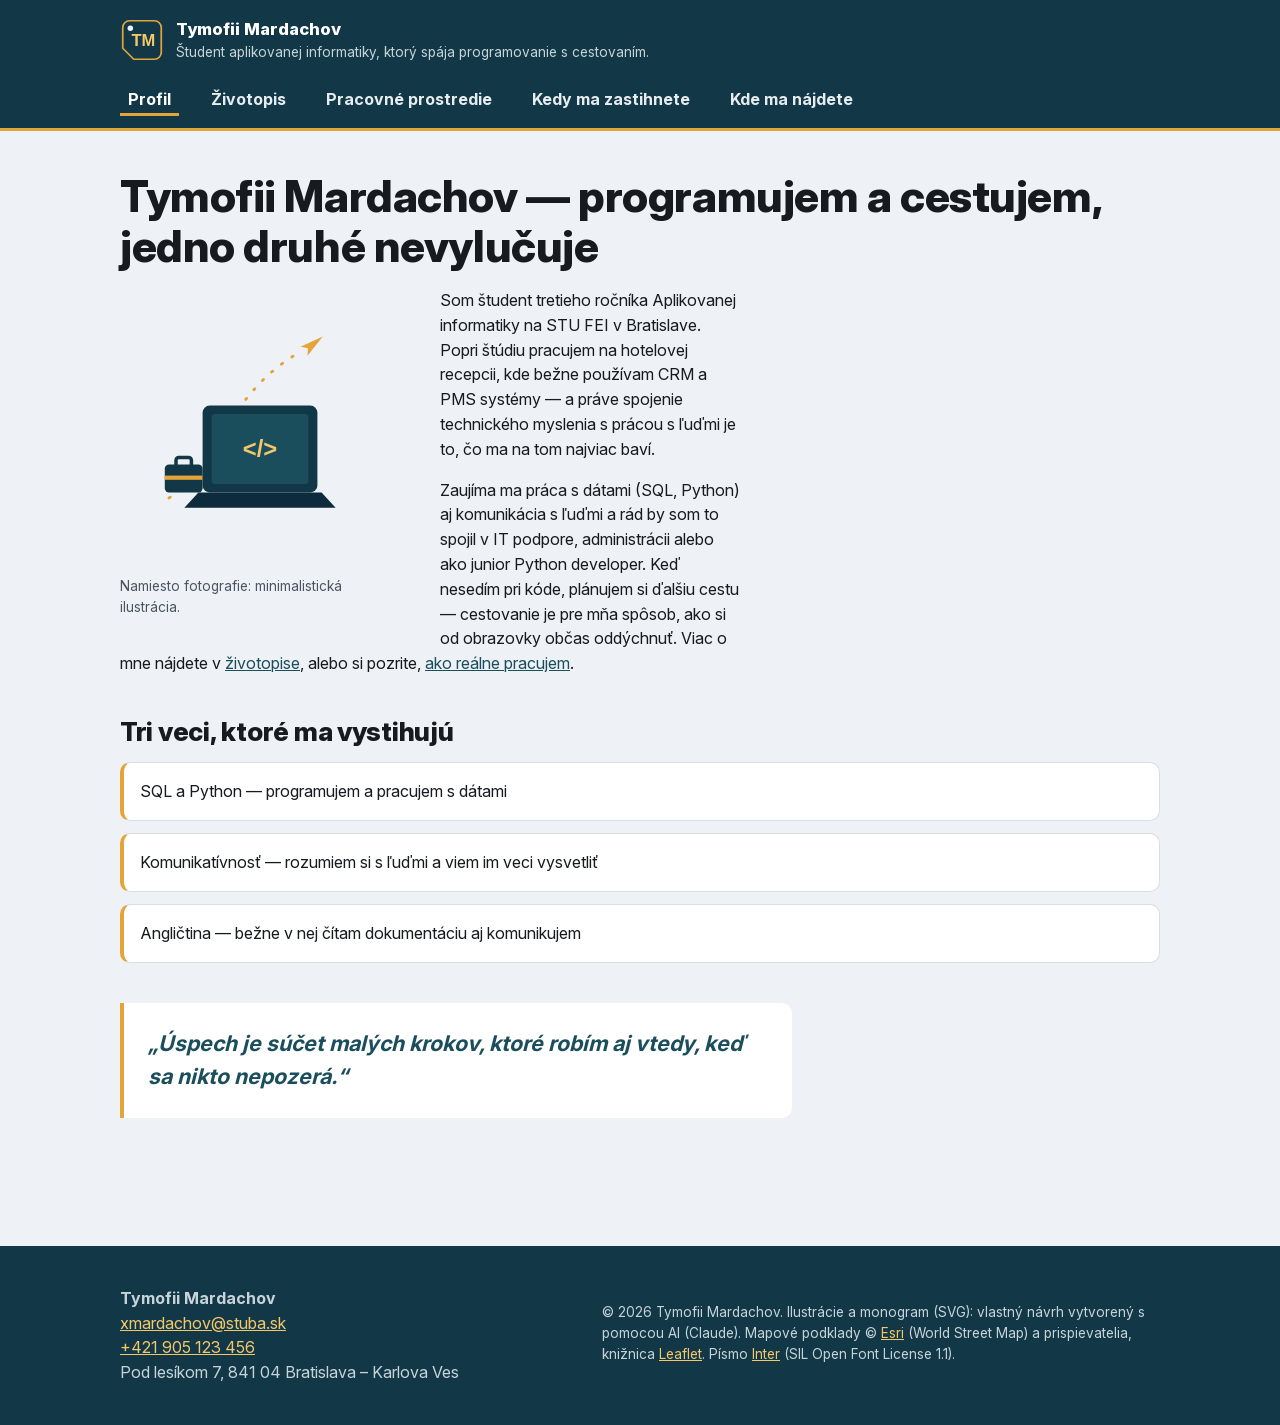
<file: index.html>
<!doctype html>
<html lang="sk" class="no-js">
<head>
  <meta charset="UTF-8">
  <meta name="viewport" content="width=device-width, initial-scale=1">
  <title>Tymofii Mardachov — Profil</title>
  <meta name="description" content="Tymofii Mardachov, študent aplikovanej informatiky na STU FEI — profil, zameranie a ciele.">

  <meta property="og:title" content="Tymofii Mardachov — Profil">
  <meta property="og:description" content="Študent aplikovanej informatiky, ktorý spája programovanie s cestovaním.">
  <meta property="og:image" content="img/og-cover.png">
  <meta property="og:type" content="website">

  <link rel="icon" href="favicon.ico" sizes="any">
  <link rel="stylesheet" href="css/styles.css">
  <link rel="stylesheet" href="css/print.css" media="print">
  <script src="js/script.js" defer></script>
</head>
<body class="page-index">
  <a class="skip-link" href="#content">Preskočiť na obsah</a>

  <header class="site-header">
    <div class="container header-bar">
      <a class="brand-link" href="index.html">
        <img class="monogram" src="img/monogram.svg" alt="" width="44" height="44">
        <span class="brand-text">
          <span class="brand-name">Tymofii Mardachov</span>
          <span class="brand-slogan">Študent aplikovanej informatiky, ktorý spája programovanie s cestovaním.</span>
        </span>
      </a>
      <button class="nav-toggle" type="button" aria-expanded="false" aria-controls="main-menu" aria-label="Prepnúť navigačné menu">
        <span></span><span></span><span></span>
      </button>
    </div>
    <nav class="site-nav container" id="main-menu" aria-label="Hlavná navigácia">
      <ul>
        <li><a href="index.html" aria-current="page">Profil</a></li>
        <li><a href="pages/cv.html">Životopis</a></li>
        <li><a href="pages/workspace.html">Pracovné prostredie</a></li>
        <li><a href="pages/schedule.html">Kedy ma zastihnete</a></li>
        <li><a href="pages/map.html">Kde ma nájdete</a></li>
      </ul>
    </nav>
  </header>

  <main id="content" class="container">
    <section class="page-hero" aria-labelledby="h-profile">
      <h1 id="h-profile">Tymofii Mardachov — programujem a cestujem, jedno druhé nevylučuje</h1>

      <figure class="profile-figure">
        <img src="img/profile-illustration.svg" alt="Ilustrácia notebooku s kódom, cestovného kufra a dráhy letu nad nimi" width="280" height="280" loading="lazy">
        <figcaption>Namiesto fotografie: minimalistická ilustrácia.</figcaption>
      </figure>

      <p>Som študent tretieho ročníka Aplikovanej informatiky na STU FEI v Bratislave. Popri štúdiu pracujem na hotelovej recepcii, kde bežne používam CRM a PMS systémy — a práve spojenie technického myslenia s prácou s ľuďmi je to, čo ma na tom najviac baví.</p>

      <p>Zaujíma ma práca s dátami (SQL, Python) aj komunikácia s ľuďmi a rád by som to spojil v IT podpore, administrácii alebo ako junior Python developer. Keď nesedím pri kóde, plánujem si ďalšiu cestu — cestovanie je pre mňa spôsob, ako si od obrazovky občas oddýchnuť. Viac o mne nájdete v <a href="pages/cv.html">životopise</a>, alebo si pozrite, <a href="pages/workspace.html">ako reálne pracujem</a>.</p>

      <h2>Tri veci, ktoré ma vystihujú</h2>
      <ul class="key-list">
        <li>SQL a Python — programujem a pracujem s dátami</li>
        <li>Komunikatívnosť — rozumiem si s ľuďmi a viem im veci vysvetliť</li>
        <li>Angličtina — bežne v nej čítam dokumentáciu aj komunikujem</li>
      </ul>

      <aside class="quote-aside">
        <p>„Úspech je súčet malých krokov, ktoré robím aj vtedy, keď sa nikto nepozerá.“</p>
      </aside>

    </section>
  </main>

  <footer class="site-footer">
    <div class="container footer-grid">
      <address>
        <strong>Tymofii Mardachov</strong><br>
        <a href="mailto:xmardachov@stuba.sk">xmardachov@stuba.sk</a><br>
        <a href="tel:+421905123456">+421 905 123 456</a><br>
        Pod lesíkom 7, 841 04 Bratislava – Karlova Ves
      </address>
      <p class="footer-note">© 2026 Tymofii Mardachov. Ilustrácie a monogram (SVG): vlastný návrh vytvorený s pomocou AI (Claude). Mapové podklady © <a href="https://www.esri.com/">Esri</a> (World Street Map) a prispievatelia, knižnica <a href="https://leafletjs.com/">Leaflet</a>. Písmo <a href="https://github.com/rsms/inter">Inter</a> (SIL Open Font License 1.1).</p>
    </div>
  </footer>
</body>
</html>
</file>
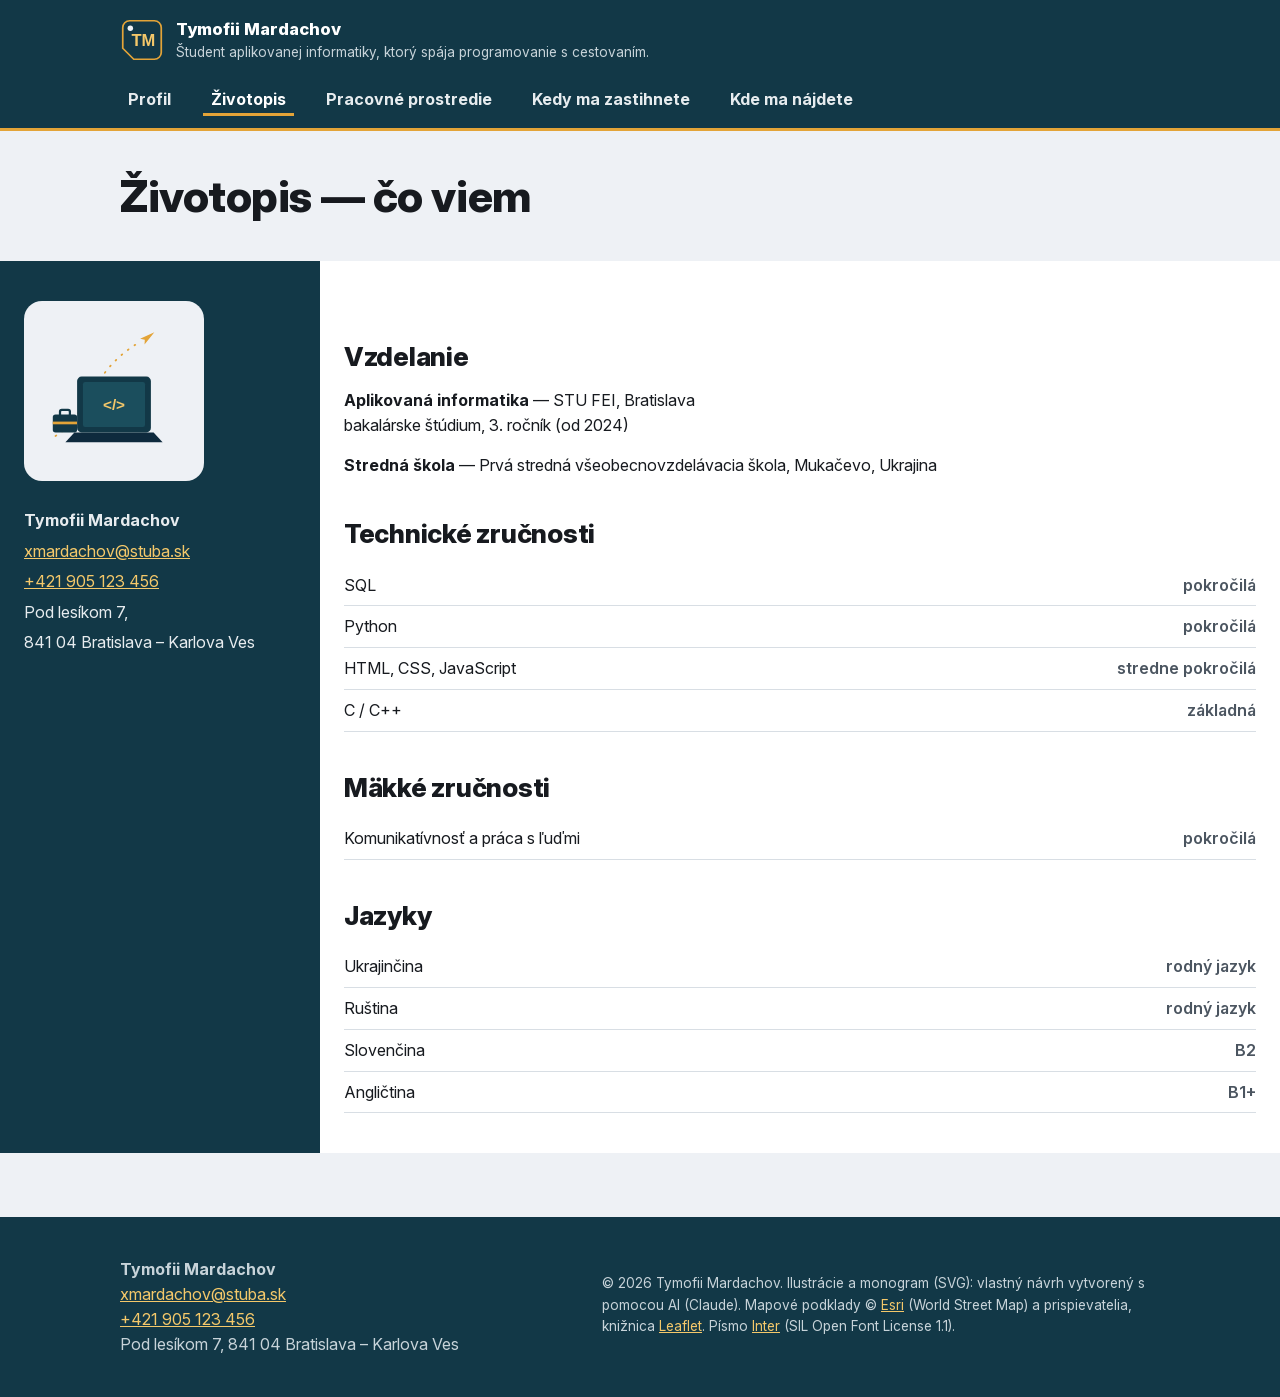
<file: pages/cv.html>
<!doctype html>
<html lang="sk" class="no-js">
<head>
  <meta charset="UTF-8">
  <meta name="viewport" content="width=device-width, initial-scale=1">
  <title>Tymofii Mardachov — Životopis</title>
  <meta name="description" content="Životopis Tymofiia Mardachova: vzdelanie, počítačové, jazykové a mäkké zručnosti.">

  <meta property="og:title" content="Tymofii Mardachov — Životopis">
  <meta property="og:description" content="Vzdelanie a zručnosti: SQL, Python, komunikatívnosť, angličtina.">
  <meta property="og:image" content="../img/og-cover.png">
  <meta property="og:type" content="website">

  <link rel="icon" href="../favicon.ico" sizes="any">
  <link rel="stylesheet" href="../css/styles.css">
  <link rel="stylesheet" href="../css/print.css" media="print">
  <script src="../js/script.js" defer></script>
</head>
<body class="page-cv">
  <a class="skip-link" href="#content">Preskočiť na obsah</a>

  <header class="site-header">
    <div class="container header-bar">
      <a class="brand-link" href="../index.html">
        <img class="monogram" src="../img/monogram.svg" alt="" width="44" height="44">
        <span class="brand-text">
          <span class="brand-name">Tymofii Mardachov</span>
          <span class="brand-slogan">Študent aplikovanej informatiky, ktorý spája programovanie s cestovaním.</span>
        </span>
      </a>
      <button class="nav-toggle" type="button" aria-expanded="false" aria-controls="main-menu" aria-label="Prepnúť navigačné menu">
        <span></span><span></span><span></span>
      </button>
    </div>
    <nav class="site-nav container" id="main-menu" aria-label="Hlavná navigácia">
      <ul>
        <li><a href="../index.html">Profil</a></li>
        <li><a href="cv.html" aria-current="page">Životopis</a></li>
        <li><a href="workspace.html">Pracovné prostredie</a></li>
        <li><a href="schedule.html">Kedy ma zastihnete</a></li>
        <li><a href="map.html">Kde ma nájdete</a></li>
      </ul>
    </nav>
  </header>

  <main id="content">
    <section class="page-hero container" aria-labelledby="h-cv">
      <h1 id="h-cv">Životopis — čo viem</h1>
    </section>

    <div class="cv-layout">
      <div class="cv-col-photo">
        <img src="../img/profile-illustration.svg" alt="Ilustrácia notebooku s kódom a cestovným kufrom" width="180" height="180" loading="lazy">
        <address>
          <strong>Tymofii Mardachov</strong><br>
          <a href="mailto:xmardachov@stuba.sk">xmardachov@stuba.sk</a><br>
          <a href="tel:+421905123456">+421 905 123 456</a><br>
          Pod lesíkom 7,<br>841 04 Bratislava – Karlova Ves
        </address>
      </div>

      <div class="cv-col-main">
        <h2>Vzdelanie</h2>
        <p>
          <strong>Aplikovaná informatika</strong> — STU FEI, Bratislava<br>
          bakalárske štúdium, 3. ročník (od 2024)
        </p>
        <p>
          <strong>Stredná škola</strong> — Prvá stredná všeobecnovzdelávacia škola, Mukačevo, Ukrajina
        </p>

        <h2>Technické zručnosti</h2>
        <div class="skill-row"><span>SQL</span><span class="skill-level">pokročilá</span></div>
        <div class="skill-row"><span>Python</span><span class="skill-level">pokročilá</span></div>
        <div class="skill-row"><span>HTML, CSS, JavaScript</span><span class="skill-level">stredne pokročilá</span></div>
        <div class="skill-row"><span>C / C++</span><span class="skill-level">základná</span></div>

        <h2>Mäkké zručnosti</h2>
        <div class="skill-row"><span>Komunikatívnosť a práca s ľuďmi</span><span class="skill-level">pokročilá</span></div>

        <h2>Jazyky</h2>
        <div class="skill-row"><span>Ukrajinčina</span><span class="skill-level">rodný jazyk</span></div>
        <div class="skill-row"><span>Ruština</span><span class="skill-level">rodný jazyk</span></div>
        <div class="skill-row"><span>Slovenčina</span><span class="skill-level">B2</span></div>
        <div class="skill-row"><span>Angličtina</span><span class="skill-level">B1+</span></div>
      </div>
    </div>
  </main>

  <footer class="site-footer">
    <div class="container footer-grid">
      <address>
        <strong>Tymofii Mardachov</strong><br>
        <a href="mailto:xmardachov@stuba.sk">xmardachov@stuba.sk</a><br>
        <a href="tel:+421905123456">+421 905 123 456</a><br>
        Pod lesíkom 7, 841 04 Bratislava – Karlova Ves
      </address>
      <p class="footer-note">© 2026 Tymofii Mardachov. Ilustrácie a monogram (SVG): vlastný návrh vytvorený s pomocou AI (Claude). Mapové podklady © <a href="https://www.esri.com/">Esri</a> (World Street Map) a prispievatelia, knižnica <a href="https://leafletjs.com/">Leaflet</a>. Písmo <a href="https://github.com/rsms/inter">Inter</a> (SIL Open Font License 1.1).</p>
    </div>
  </footer>
</body>
</html>
</file>
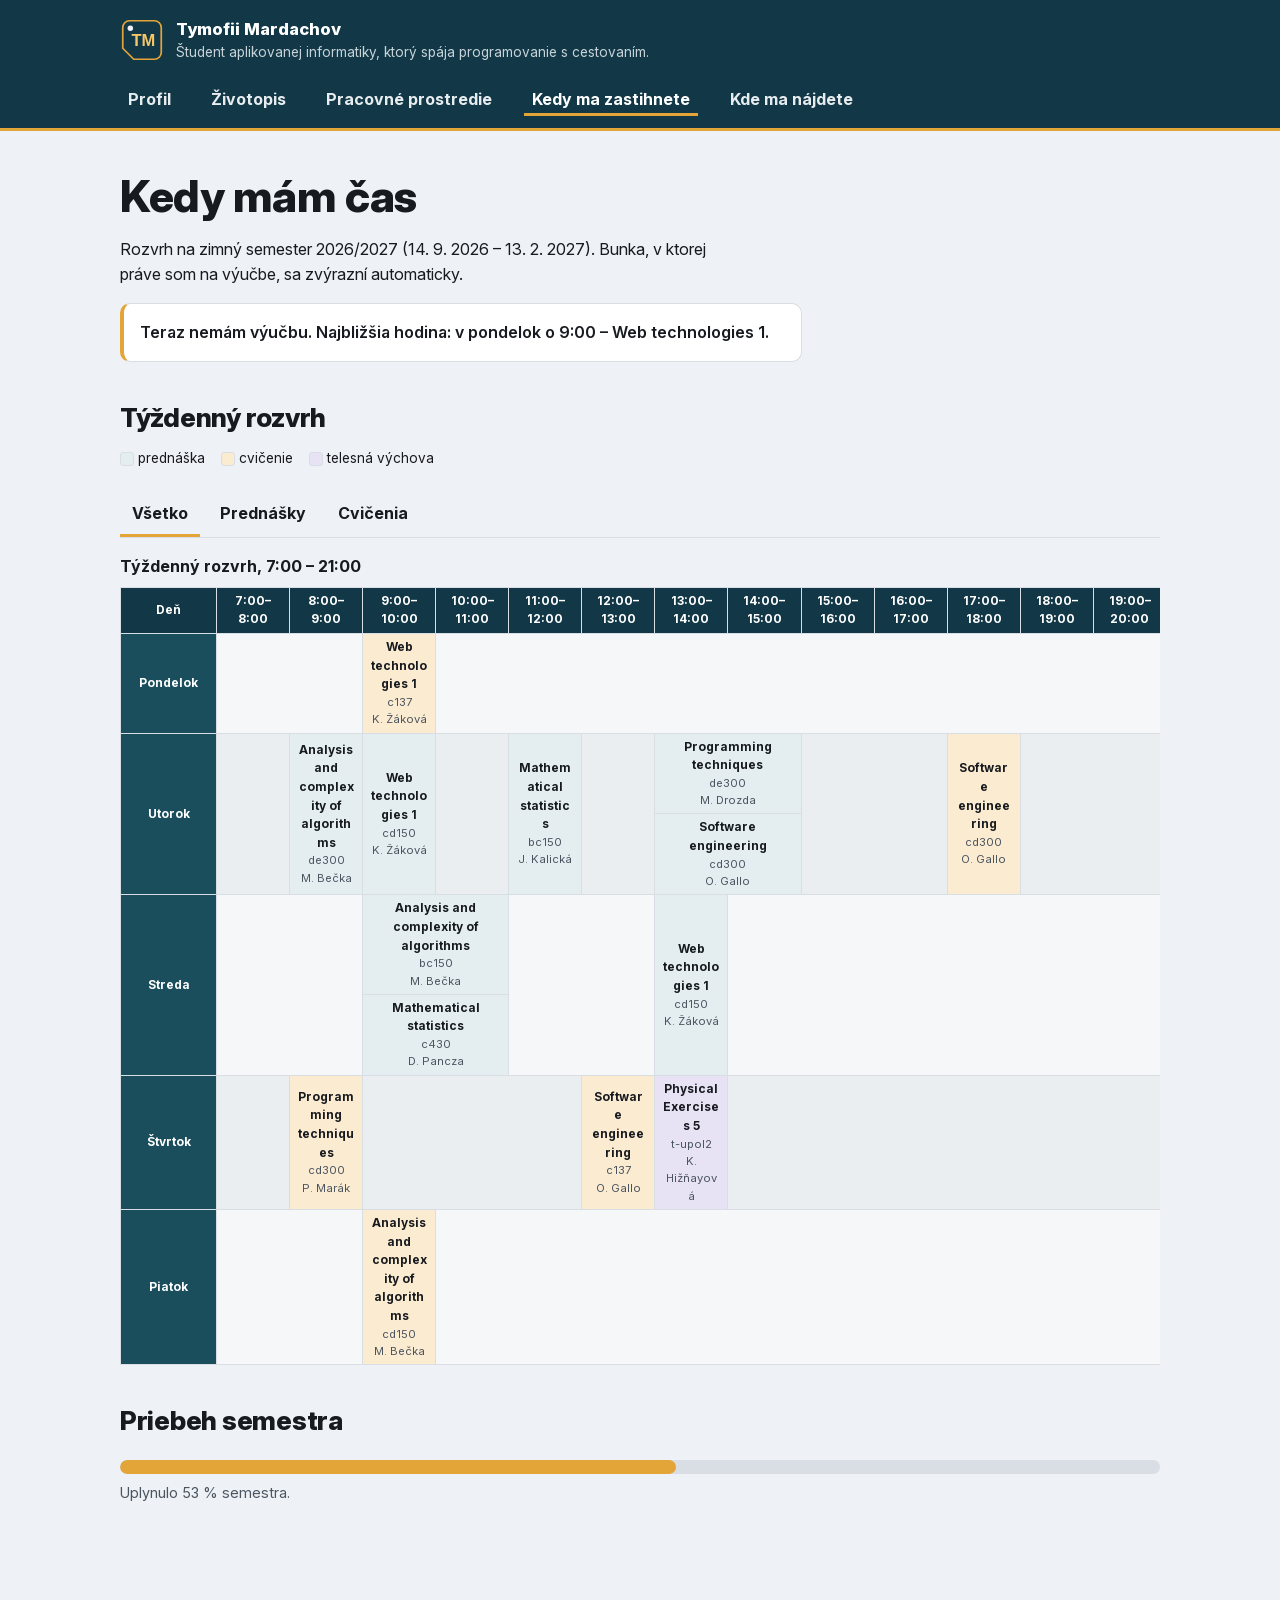
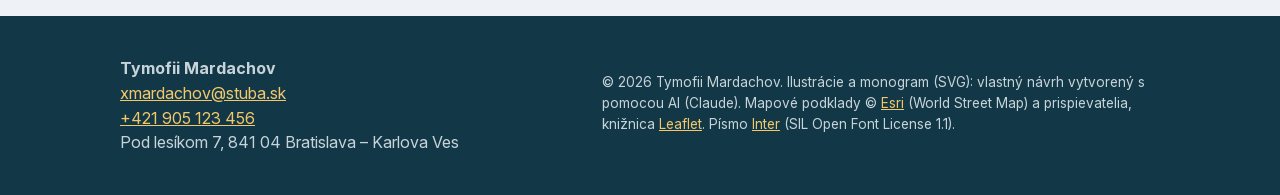
<file: pages/schedule.html>
<!doctype html>
<html lang="sk" class="no-js">
<head>
  <meta charset="UTF-8">
  <meta name="viewport" content="width=device-width, initial-scale=1">
  <title>Tymofii Mardachov — Kedy ma zastihnete</title>
  <meta name="description" content="Týždenný rozvrh Tymofiia Mardachova na ZS 2026/2027 s filtrom podľa typu výučby a priebehom semestra.">

  <meta property="og:title" content="Tymofii Mardachov — Kedy ma zastihnete">
  <meta property="og:description" content="Rozvrh na zimný semester 2026/2027 a priebeh semestra.">
  <meta property="og:image" content="../img/og-cover.png">
  <meta property="og:type" content="website">

  <link rel="icon" href="../favicon.ico" sizes="any">
  <link rel="stylesheet" href="../css/styles.css">
  <link rel="stylesheet" href="../css/print.css" media="print">
  <script src="../js/script.js" defer></script>
</head>
<body class="page-schedule">
  <a class="skip-link" href="#content">Preskočiť na obsah</a>

  <header class="site-header">
    <div class="container header-bar">
      <a class="brand-link" href="../index.html">
        <img class="monogram" src="../img/monogram.svg" alt="" width="44" height="44">
        <span class="brand-text">
          <span class="brand-name">Tymofii Mardachov</span>
          <span class="brand-slogan">Študent aplikovanej informatiky, ktorý spája programovanie s cestovaním.</span>
        </span>
      </a>
      <button class="nav-toggle" type="button" aria-expanded="false" aria-controls="main-menu" aria-label="Prepnúť navigačné menu">
        <span></span><span></span><span></span>
      </button>
    </div>
    <nav class="site-nav container" id="main-menu" aria-label="Hlavná navigácia">
      <ul>
        <li><a href="../index.html">Profil</a></li>
        <li><a href="cv.html">Životopis</a></li>
        <li><a href="workspace.html">Pracovné prostredie</a></li>
        <li><a href="schedule.html" aria-current="page">Kedy ma zastihnete</a></li>
        <li><a href="map.html">Kde ma nájdete</a></li>
      </ul>
    </nav>
  </header>

  <main id="content" class="container">
    <section class="page-hero" aria-labelledby="h-schedule">
      <h1 id="h-schedule">Kedy mám čas</h1>
      <p>Rozvrh na zimný semester 2026/2027 (14. 9. 2026 – 13. 2. 2027). Bunka, v ktorej práve som na výučbe, sa zvýrazní automaticky.</p>

      <p class="status-banner" aria-live="polite">Zisťujem aktuálny stav rozvrhu…</p>

      <h2>Týždenný rozvrh</h2>

      <div class="legend" aria-hidden="true">
        <span><i class="swatch-lecture"></i> prednáška</span>
        <span><i class="swatch-seminar"></i> cvičenie</span>
        <span><i class="swatch-pe"></i> telesná výchova</span>
      </div>

      <div class="filter-bar" role="group" aria-label="Filter rozvrhu podľa typu výučby">
        <button class="filter-btn" type="button" data-filter="all" aria-pressed="true">Všetko</button>
        <button class="filter-btn" type="button" data-filter="lecture" aria-pressed="false">Prednášky</button>
        <button class="filter-btn" type="button" data-filter="seminar" aria-pressed="false">Cvičenia</button>
      </div>
      <p class="filter-empty-msg" hidden>Pre tento filter momentálne nie je v rozvrhu žiadna položka.</p>

      <div class="table-scroll">
        <table class="schedule-table">
          <caption>Týždenný rozvrh, 7:00 – 21:00</caption>
          <thead>
            <tr>
              <th scope="col">Deň</th>
              <th scope="col">7:00–8:00</th>
              <th scope="col">8:00–9:00</th>
              <th scope="col">9:00–10:00</th>
              <th scope="col">10:00–11:00</th>
              <th scope="col">11:00–12:00</th>
              <th scope="col">12:00–13:00</th>
              <th scope="col">13:00–14:00</th>
              <th scope="col">14:00–15:00</th>
              <th scope="col">15:00–16:00</th>
              <th scope="col">16:00–17:00</th>
              <th scope="col">17:00–18:00</th>
              <th scope="col">18:00–19:00</th>
              <th scope="col">19:00–20:00</th>
              <th scope="col">20:00–21:00</th>
            </tr>
          </thead>
          <tbody>
            <tr>
              <th scope="row">Pondelok</th>
              <td class="is-empty" colspan="2"></td>
              <td class="cell-seminar" data-day="mon" data-start="09:00" data-end="09:50" data-type="seminar">
                <span class="cell-course" lang="en">Web technologies 1</span>
                <span class="cell-room">c137</span>
                <span class="cell-teacher">K. Žáková</span>
              </td>
              <td class="is-empty" colspan="11"></td>
            </tr>
          </tbody>
          <tbody>
            <tr>
              <th scope="row" rowspan="2">Utorok</th>
              <td class="is-empty" rowspan="2"></td>
              <td class="cell-lecture" rowspan="2" data-day="tue" data-start="08:00" data-end="08:50" data-type="lecture">
                <span class="cell-course" lang="en">Analysis and complexity of algorithms</span>
                <span class="cell-room">de300</span>
                <span class="cell-teacher">M. Bečka</span>
              </td>
              <td class="cell-lecture" rowspan="2" data-day="tue" data-start="09:00" data-end="09:50" data-type="lecture">
                <span class="cell-course" lang="en">Web technologies 1</span>
                <span class="cell-room">cd150</span>
                <span class="cell-teacher">K. Žáková</span>
              </td>
              <td class="is-empty" rowspan="2"></td>
              <td class="cell-lecture" rowspan="2" data-day="tue" data-start="11:00" data-end="11:50" data-type="lecture">
                <span class="cell-course" lang="en">Mathematical statistics</span>
                <span class="cell-room">bc150</span>
                <span class="cell-teacher">J. Kalická</span>
              </td>
              <td class="is-empty" rowspan="2"></td>
              <td class="cell-lecture" colspan="2" data-day="tue" data-start="13:00" data-end="14:50" data-type="lecture">
                <span class="cell-course" lang="en">Programming techniques</span>
                <span class="cell-room">de300</span>
                <span class="cell-teacher">M. Drozda</span>
              </td>
              <td class="is-empty" rowspan="2" colspan="2"></td>
              <td class="cell-seminar" rowspan="2" data-day="tue" data-start="17:00" data-end="17:50" data-type="seminar">
                <span class="cell-course" lang="en">Software engineering</span>
                <span class="cell-room">cd300</span>
                <span class="cell-teacher">O. Gallo</span>
              </td>
              <td class="is-empty" rowspan="2" colspan="3"></td>
            </tr>
            <tr>
              <td class="cell-lecture" colspan="2" data-day="tue" data-start="13:00" data-end="14:50" data-type="lecture">
                <span class="cell-course" lang="en">Software engineering</span>
                <span class="cell-room">cd300</span>
                <span class="cell-teacher">O. Gallo</span>
              </td>
            </tr>
          </tbody>
          <tbody>
            <tr>
              <th scope="row" rowspan="2">Streda</th>
              <td class="is-empty" rowspan="2" colspan="2"></td>
              <td class="cell-lecture" colspan="2" data-day="wed" data-start="09:00" data-end="10:50" data-type="lecture">
                <span class="cell-course" lang="en">Analysis and complexity of algorithms</span>
                <span class="cell-room">bc150</span>
                <span class="cell-teacher">M. Bečka</span>
              </td>
              <td class="is-empty" rowspan="2" colspan="2"></td>
              <td class="cell-lecture" rowspan="2" data-day="wed" data-start="13:00" data-end="13:50" data-type="lecture">
                <span class="cell-course" lang="en">Web technologies 1</span>
                <span class="cell-room">cd150</span>
                <span class="cell-teacher">K. Žáková</span>
              </td>
              <td class="is-empty" rowspan="2" colspan="7"></td>
            </tr>
            <tr>
              <td class="cell-lecture" colspan="2" data-day="wed" data-start="09:00" data-end="10:50" data-type="lecture">
                <span class="cell-course" lang="en">Mathematical statistics</span>
                <span class="cell-room">c430</span>
                <span class="cell-teacher">D. Pancza</span>
              </td>
            </tr>
          </tbody>
          <tbody>
            <tr>
              <th scope="row">Štvrtok</th>
              <td class="is-empty"></td>
              <td class="cell-seminar" data-day="thu" data-start="08:00" data-end="08:50" data-type="seminar">
                <span class="cell-course" lang="en">Programming techniques</span>
                <span class="cell-room">cd300</span>
                <span class="cell-teacher">P. Marák</span>
              </td>
              <td class="is-empty" colspan="3"></td>
              <td class="cell-seminar" data-day="thu" data-start="12:00" data-end="12:50" data-type="seminar">
                <span class="cell-course" lang="en">Software engineering</span>
                <span class="cell-room">c137</span>
                <span class="cell-teacher">O. Gallo</span>
              </td>
              <td class="cell-pe" data-day="thu" data-start="13:00" data-end="13:50" data-type="pe">
                <span class="cell-course" lang="en">Physical Exercises 5</span>
                <span class="cell-room">t-upol2</span>
                <span class="cell-teacher">K. Hižňayová</span>
              </td>
              <td class="is-empty" colspan="7"></td>
            </tr>
          </tbody>
          <tbody>
            <tr>
              <th scope="row">Piatok</th>
              <td class="is-empty" colspan="2"></td>
              <td class="cell-seminar" data-day="fri" data-start="09:00" data-end="09:50" data-type="seminar">
                <span class="cell-course" lang="en">Analysis and complexity of algorithms</span>
                <span class="cell-room">cd150</span>
                <span class="cell-teacher">M. Bečka</span>
              </td>
              <td class="is-empty" colspan="11"></td>
            </tr>
          </tbody>
        </table>
      </div>

      <h2>Priebeh semestra</h2>
      <div class="progress-wrap">
        <div class="progress-track" role="progressbar" aria-valuemin="0" aria-valuemax="100" aria-valuenow="0" aria-label="Priebeh zimného semestra 2026/2027">
          <div class="progress-fill" style="width:0%"></div>
        </div>
        <p class="progress-label">Počítam priebeh semestra…</p>
      </div>
    </section>
  </main>

  <footer class="site-footer">
    <div class="container footer-grid">
      <address>
        <strong>Tymofii Mardachov</strong><br>
        <a href="mailto:xmardachov@stuba.sk">xmardachov@stuba.sk</a><br>
        <a href="tel:+421905123456">+421 905 123 456</a><br>
        Pod lesíkom 7, 841 04 Bratislava – Karlova Ves
      </address>
      <p class="footer-note">© 2026 Tymofii Mardachov. Ilustrácie a monogram (SVG): vlastný návrh vytvorený s pomocou AI (Claude). Mapové podklady © <a href="https://www.esri.com/">Esri</a> (World Street Map) a prispievatelia, knižnica <a href="https://leafletjs.com/">Leaflet</a>. Písmo <a href="https://github.com/rsms/inter">Inter</a> (SIL Open Font License 1.1).</p>
    </div>
  </footer>
</body>
</html>
</file>
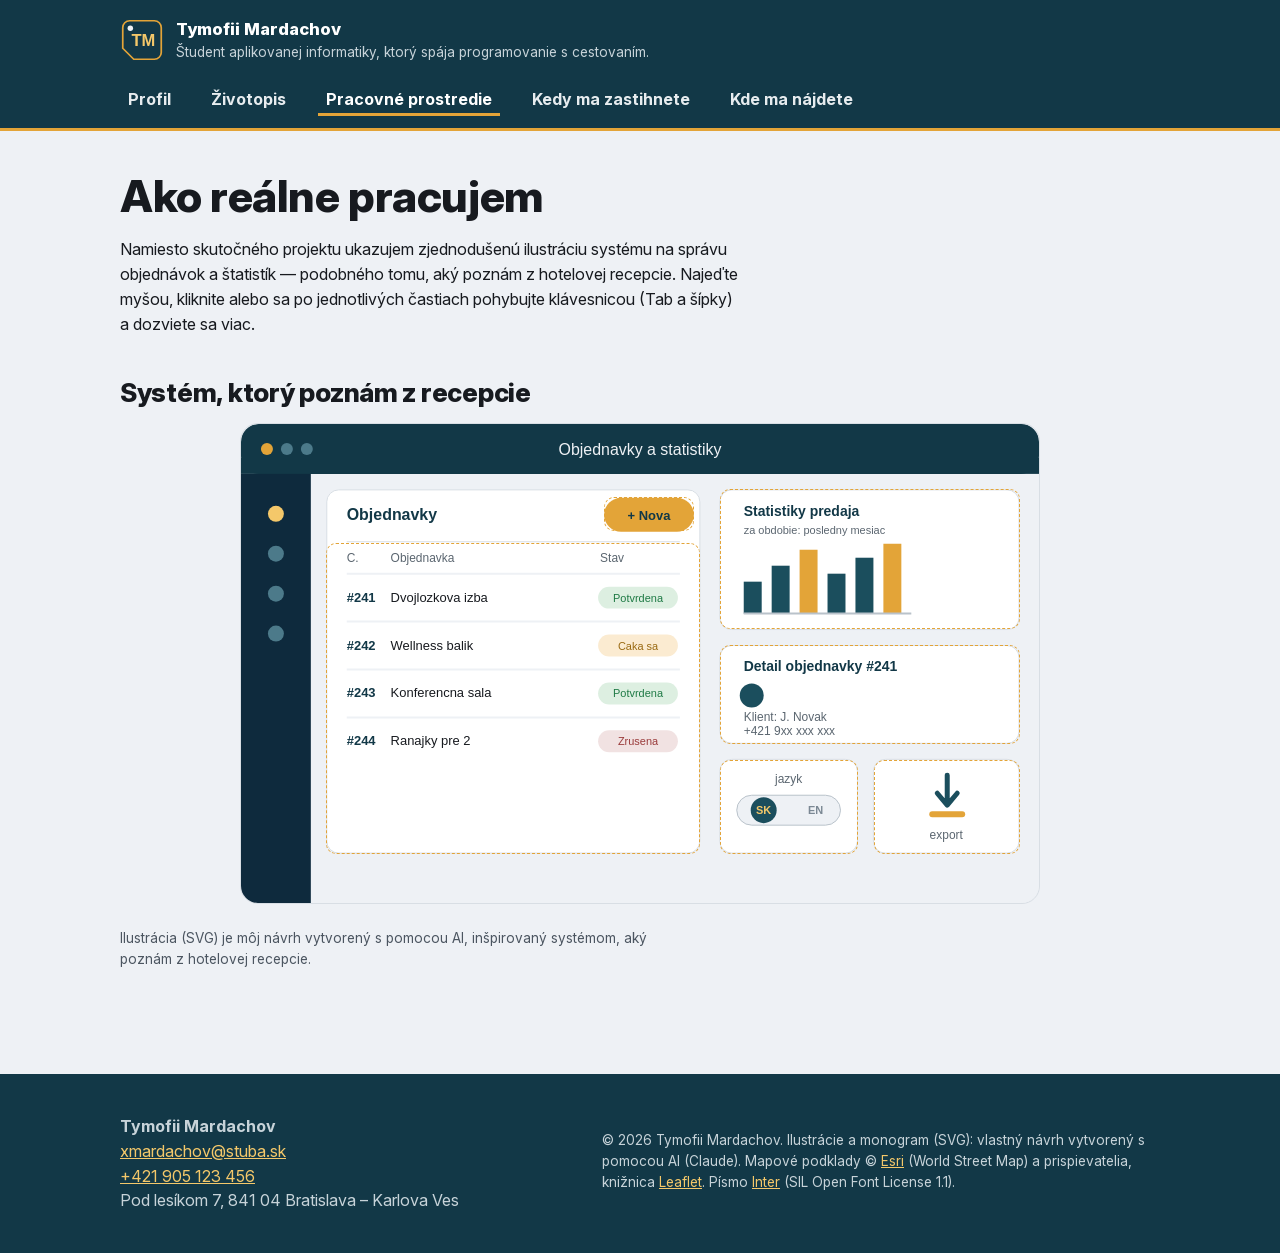
<file: pages/workspace.html>
<!doctype html>
<html lang="sk" class="no-js">
<head>
  <meta charset="UTF-8">
  <meta name="viewport" content="width=device-width, initial-scale=1">
  <title>Tymofii Mardachov — Pracovné prostredie</title>
  <meta name="description" content="Ako reálne pracujem: interaktívna ilustrácia nástroja na správu objednávok a štatistík so SQL, Python a komunikáciou s klientom.">

  <meta property="og:title" content="Tymofii Mardachov — Pracovné prostredie">
  <meta property="og:description" content="Interaktívna ilustrácia toho, ako reálne pracujem s dátami.">
  <meta property="og:image" content="../img/og-cover.png">
  <meta property="og:type" content="website">

  <link rel="icon" href="../favicon.ico" sizes="any">
  <link rel="stylesheet" href="../css/styles.css">
  <link rel="stylesheet" href="../css/print.css" media="print">
  <script src="../js/script.js" defer></script>
</head>
<body class="page-workspace">
  <a class="skip-link" href="#content">Preskočiť na obsah</a>

  <header class="site-header">
    <div class="container header-bar">
      <a class="brand-link" href="../index.html">
        <img class="monogram" src="../img/monogram.svg" alt="" width="44" height="44">
        <span class="brand-text">
          <span class="brand-name">Tymofii Mardachov</span>
          <span class="brand-slogan">Študent aplikovanej informatiky, ktorý spája programovanie s cestovaním.</span>
        </span>
      </a>
      <button class="nav-toggle" type="button" aria-expanded="false" aria-controls="main-menu" aria-label="Prepnúť navigačné menu">
        <span></span><span></span><span></span>
      </button>
    </div>
    <nav class="site-nav container" id="main-menu" aria-label="Hlavná navigácia">
      <ul>
        <li><a href="../index.html">Profil</a></li>
        <li><a href="cv.html">Životopis</a></li>
        <li><a href="workspace.html" aria-current="page">Pracovné prostredie</a></li>
        <li><a href="schedule.html">Kedy ma zastihnete</a></li>
        <li><a href="map.html">Kde ma nájdete</a></li>
      </ul>
    </nav>
  </header>

  <main id="content" class="container">
    <section class="page-hero" aria-labelledby="h-workspace">
      <h1 id="h-workspace">Ako reálne pracujem</h1>
      <p>Namiesto skutočného projektu ukazujem zjednodušenú ilustráciu systému na správu objednávok a štatistík — podobného tomu, aký poznám z hotelovej recepcie. Najeďte myšou, kliknite alebo sa po jednotlivých častiach pohybujte klávesnicou (Tab a šípky) a dozviete sa viac.</p>

      <h2>Systém, ktorý poznám z recepcie</h2>

      <figure class="workspace-figure" role="group" aria-label="Interaktívne oblasti ilustrácie">
        <img src="../img/workspace-illustration.svg" alt="Ilustrácia systému na správu objednávok a štatistík s panelmi zoznam objednávok, nová objednávka, štatistiky predaja, detail objednávky, prepínač jazyka a export" width="800" height="480" loading="lazy">
        <!-- Hotspots and their panels are generated by js/script.js on page load.
             Without JS the layout stays intact and the static list below is shown. -->
      </figure>

      <div class="hotspot-static-list">
        <h3>Čo je na ilustrácii</h3>
        <dl>
          <dt><strong>Nová objednávka</strong></dt>
          <dd>Novú rezerváciu zaevidujem jedným klikom, presne ako v reálnom PMS na recepcii.</dd>
          <dt><strong>Zoznam objednávok</strong></dt>
          <dd>Prehľad všetkých rezervácií a ich stavu — potvrdené, čakajúce aj zrušené.</dd>
          <dt><strong>Štatistiky predaja</strong></dt>
          <dd>Vývoj predaja za vybrané obdobie viem prehľadne zobraziť v grafe.</dd>
          <dt><strong>Detail objednávky</strong></dt>
          <dd>Ku každej objednávke dohľadám klienta a rýchlo mu zavolám alebo napíšem.</dd>
          <dt><strong>Jazyk rozhrania</strong></dt>
          <dd>Rozhranie prepínam medzi slovenčinou a angličtinou podľa potreby klienta.</dd>
          <dt><strong>Export štatistík</strong></dt>
          <dd>Prehľad predaja sa dá jedným klikom stiahnuť a poslať ďalej.</dd>
        </dl>
      </div>

      <p class="footer-note">Ilustrácia (SVG) je môj návrh vytvorený s pomocou AI, inšpirovaný systémom, aký poznám z hotelovej recepcie.</p>
    </section>
  </main>

  <footer class="site-footer">
    <div class="container footer-grid">
      <address>
        <strong>Tymofii Mardachov</strong><br>
        <a href="mailto:xmardachov@stuba.sk">xmardachov@stuba.sk</a><br>
        <a href="tel:+421905123456">+421 905 123 456</a><br>
        Pod lesíkom 7, 841 04 Bratislava – Karlova Ves
      </address>
      <p class="footer-note">© 2026 Tymofii Mardachov. Ilustrácie a monogram (SVG): vlastný návrh vytvorený s pomocou AI (Claude). Mapové podklady © <a href="https://www.esri.com/">Esri</a> (World Street Map) a prispievatelia, knižnica <a href="https://leafletjs.com/">Leaflet</a>. Písmo <a href="https://github.com/rsms/inter">Inter</a> (SIL Open Font License 1.1).</p>
    </div>
  </footer>
</body>
</html>
</file>
<file: css/styles.css>
/* =========================================================
   Personal card - shared stylesheet for all 5 pages
   Author: Tymofii Mardachov
   ========================================================= */

/* ---- Font: Inter (variable), loaded locally ---- */
@font-face {
  font-family: "Inter";
  src: url("../fonts/inter-variable.woff2") format("woff2");
  font-weight: 100 900;
  font-style: normal;
  font-display: swap;
}

/* ---- Design tokens (every color value lives here) ---- */
:root {
  /* brand colors */
  --color-brand: #123847;
  --color-brand-2: #1B4E5D;
  --color-accent: #E3A438;
  --color-accent-light: #F4C86A;
  --color-accent-contrast: #123847;
  --color-accent-tint: rgba(227, 164, 56, 0.18);

  /* neutral colors */
  --color-text: #171A1F;
  --color-text-muted: #4B5560;
  --color-bg: #EEF1F5;
  --color-surface: #FFFFFF;
  --color-border: #D8DEE4;
  --color-focus: #7A4E00;
  --color-shadow: rgba(0, 0, 0, 0.25);

  /* text on brand-colored backgrounds */
  --color-on-brand: #FFFFFF;
  --color-on-brand-soft: #E7ECEF;
  --color-on-brand-muted: #C7D3D9;

  /* schedule cells */
  --color-cell-lecture: #E4EEF1;
  --color-cell-seminar: #FBEBD1;
  --color-cell-pe: #E7E3F5;
  --color-empty-odd: #F5F7F9;
  --color-empty-even: #EAEEF1;

  --radius: 10px;
  --radius-lg: 18px;

  --space-3xs: 0.25rem;
  --space-2xs: 0.5rem;
  --space-xs: 0.75rem;
  --space-sm: 1rem;
  --space-md: 1.5rem;
  --space-lg: 2.5rem;
  --space-xl: 4rem;

  --font-body: "Inter", -apple-system, "Segoe UI", Roboto, sans-serif;
  --content-max: 68rem;
  --transition-fast: 150ms ease;
  --transition-med: 260ms ease;
}

/* ---- dark mode (keeps 4.5:1 text contrast) ---- */
@media (prefers-color-scheme: dark) {
  :root {
    --color-text: #EDEFF2;
    --color-text-muted: #B7C0C8;
    --color-bg: #0B1418;
    --color-surface: #142129;
    --color-border: #24343D;
    --color-brand-2: #2C6579;
    --color-accent: var(--color-accent-light);
    --color-accent-contrast: #0B1418;
    --color-accent-tint: rgba(244, 200, 106, 0.18);
    --color-focus: var(--color-accent-light);
    --color-cell-lecture: #17323C;
    --color-cell-seminar: #3A2E14;
    --color-cell-pe: #2A2440;
    --color-empty-odd: #101B21;
    --color-empty-even: #16232B;
  }
}

/* ---- reset and base ---- */
*, *::before, *::after { box-sizing: border-box; }
[hidden] { display: none !important; }
html { scroll-behavior: smooth; }
@media (prefers-reduced-motion: reduce) {
  html { scroll-behavior: auto; }
  *, *::before, *::after {
    animation-duration: 0.001ms !important;
    animation-iteration-count: 1 !important;
    transition-duration: 0.001ms !important;
    scroll-behavior: auto !important;
  }
}

body {
  margin: 0;
  font-family: var(--font-body);
  background: var(--color-bg);
  color: var(--color-text);
  line-height: 1.55;
  -webkit-font-smoothing: antialiased;
}

img { max-width: 100%; height: auto; display: block; }
h1, h2, h3 { line-height: 1.15; letter-spacing: -0.01em; font-weight: 800; }
h1 { font-size: clamp(1.9rem, 1.5rem + 1.6vw, 2.75rem); margin: 0 0 var(--space-sm); }
h2 { font-size: clamp(1.3rem, 1.1rem + 0.8vw, 1.65rem); margin: var(--space-lg) 0 var(--space-sm); }
p { margin: 0 0 var(--space-sm); max-width: 62ch; }
a { color: var(--color-brand-2); }
a:hover { text-decoration-thickness: 2px; }
@media (prefers-color-scheme: dark) { a { color: var(--color-accent); } }

.container {
  max-width: var(--content-max);
  margin-inline: auto;
  padding-inline: var(--space-md);
}

/* ---- skip link ---- */
.skip-link {
  position: absolute;
  left: var(--space-sm);
  top: -3rem;
  background: var(--color-accent);
  color: var(--color-accent-contrast);
  padding: var(--space-2xs) var(--space-sm);
  border-radius: var(--radius);
  font-weight: 700;
  text-decoration: none;
  transition: top var(--transition-fast);
  z-index: 100;
}
.skip-link:focus { top: var(--space-sm); }

/* ---- focus state (same for every control) ---- */
a:focus-visible,
button:focus-visible,
input:focus-visible,
summary:focus-visible,
[tabindex]:focus-visible {
  outline: 3px solid var(--color-focus);
  outline-offset: 3px;
  border-radius: 4px;
}
.site-header :focus-visible,
.site-footer :focus-visible,
.cv-col-photo :focus-visible {
  outline-color: var(--color-accent);
}

/* =========================================================
   Header + navigation
   ========================================================= */
.site-header {
  background: var(--color-brand);
  color: var(--color-on-brand-soft);
  border-bottom: 3px solid var(--color-accent);
}
.header-bar {
  display: flex;
  align-items: center;
  gap: var(--space-sm);
  padding-block: var(--space-sm);
  position: relative;
}
.brand-link {
  display: flex;
  align-items: center;
  gap: var(--space-xs);
  text-decoration: none;
  color: inherit;
}
.monogram { width: 44px; height: 44px; flex-shrink: 0; }
.brand-text { display: flex; flex-direction: column; }
.brand-name { font-weight: 800; font-size: 1.05rem; color: var(--color-on-brand); }
.brand-slogan { font-size: 0.85rem; color: var(--color-on-brand-muted); }

.nav-toggle {
  margin-left: auto;
  display: none;
  background: transparent;
  border: 2px solid var(--color-accent);
  border-radius: var(--radius);
  color: var(--color-on-brand);
  width: 44px;
  height: 40px;
  cursor: pointer;
  flex-direction: column;
  align-items: center;
  justify-content: center;
  gap: 4px;
}
.nav-toggle span { width: 20px; height: 2px; background: var(--color-accent); display: block; }

/* Shared "tab" look: nav links and schedule filter buttons.
   hover = neutral underline, active = accent underline */
.site-nav ul {
  list-style: none;
  display: flex;
  flex-wrap: wrap;
  gap: var(--space-xs) var(--space-md);
  margin: 0;
  padding: var(--space-2xs) 0 var(--space-sm);
}
.site-nav a,
.filter-btn {
  font: inherit;
  font-weight: 700;
  text-decoration: none;
  background: transparent;
  border: 0;
  border-bottom: 3px solid transparent;
  border-radius: 0;
  padding: var(--space-3xs) var(--space-2xs);
  cursor: pointer;
  transition: border-color var(--transition-fast), color var(--transition-fast);
}
.site-nav a { color: var(--color-on-brand-soft); }
.filter-btn { color: var(--color-text); padding: var(--space-2xs) var(--space-xs); }
.site-nav a:hover,
.filter-btn:hover { border-bottom-color: var(--color-border); }
.site-nav a[aria-current="page"] { color: var(--color-on-brand); }
.site-nav a[aria-current="page"],
.filter-btn[aria-pressed="true"] { border-bottom-color: var(--color-accent); }

@media (max-width: 768px) {
  .nav-toggle { display: flex; }
  .site-nav { display: none; width: 100%; }
  .site-nav.is-open { display: block; }
  .site-nav ul { flex-direction: column; gap: 0; padding-bottom: var(--space-sm); }
  .site-nav a { display: block; padding: var(--space-xs) 0; }
  .no-js .site-nav { display: block; }
  .no-js .nav-toggle { display: none; }
}

/* =========================================================
   Footer
   ========================================================= */
.site-footer {
  background: var(--color-brand);
  color: var(--color-on-brand-muted);
  margin-top: var(--space-xl);
  padding-block: var(--space-lg);
}
.site-footer address { font-style: normal; }
.footer-grid {
  display: flex;
  flex-wrap: wrap;
  gap: var(--space-lg);
  justify-content: space-between;
}
.footer-grid a { color: var(--color-accent-light); }
.footer-note { margin-top: var(--space-sm); font-size: 0.85rem; color: var(--color-text-muted); }
.site-footer .footer-note { color: var(--color-on-brand-muted); }

/* =========================================================
   Main content - shared
   ========================================================= */
main { display: block; }
.page-hero { padding-block: var(--space-lg) var(--space-md); }
.page-hero::after { content: ""; display: table; clear: both; }

.key-list {
  list-style: none;
  margin: 0 0 var(--space-md);
  padding: 0;
  display: grid;
  gap: var(--space-xs);
}
.key-list li {
  background: var(--color-surface);
  border: 1px solid var(--color-border);
  border-left: 4px solid var(--color-accent);
  border-radius: var(--radius);
  padding: var(--space-sm);
}

.quote-aside {
  display: flow-root;
  border-left: 4px solid var(--color-accent);
  background: var(--color-surface);
  border-radius: 0 var(--radius) var(--radius) 0;
  padding: var(--space-md);
  margin: var(--space-lg) 0;
  max-width: 42rem;
}
.quote-aside p {
  font-size: 1.35rem;
  font-weight: 700;
  font-style: italic;
  margin: 0;
  color: var(--color-brand-2);
}
@media (prefers-color-scheme: dark) { .quote-aside p { color: var(--color-accent); } }

/* profile - image floats left, text wraps around it */
.profile-figure {
  float: left;
  width: min(280px, 100%);
  margin: 0 var(--space-lg) var(--space-md) 0;
}
.profile-figure figcaption {
  font-size: 0.85rem;
  color: var(--color-text-muted);
  margin-top: var(--space-2xs);
}
@media (max-width: 600px) {
  .profile-figure { float: none; margin-inline: auto; }
}

/* =========================================================
   Buttons (one shared look on every page)
   ========================================================= */
.btn {
  font: inherit;
  font-weight: 700;
  background: var(--color-brand);
  color: var(--color-on-brand);
  border: 2px solid var(--color-brand);
  border-radius: var(--radius);
  padding: var(--space-2xs) var(--space-sm);
  cursor: pointer;
  transition: background var(--transition-fast), color var(--transition-fast), border-color var(--transition-fast);
}
.btn:hover { background: var(--color-brand-2); border-color: var(--color-brand-2); }
.btn[aria-pressed="true"] {
  background: var(--color-accent);
  border-color: var(--color-accent);
  color: var(--color-accent-contrast);
}
.btn-secondary { background: transparent; color: var(--color-brand); }
.btn-secondary:hover { background: var(--color-brand); border-color: var(--color-brand); color: var(--color-on-brand); }
@media (prefers-color-scheme: dark) {
  .btn { border-color: var(--color-brand-2); }
  .btn-secondary { color: var(--color-accent); border-color: var(--color-accent); }
  .btn-secondary:hover { background: var(--color-accent); border-color: var(--color-accent); color: var(--color-accent-contrast); }
}

/* =========================================================
   CV - two columns
   ========================================================= */
.cv-layout {
  display: grid;
  grid-template-columns: minmax(240px, 320px) 1fr;
  align-items: stretch;
}
.cv-col-photo {
  background: var(--color-brand);
  color: var(--color-on-brand-soft);
  padding: var(--space-lg) var(--space-md);
}
.cv-col-photo img { border-radius: var(--radius-lg); margin-bottom: var(--space-md); }
.cv-col-photo address { line-height: 1.9; font-style: normal; }
.cv-col-photo a { color: var(--color-accent-light); }
.cv-col-main {
  background: var(--color-surface);
  padding: var(--space-lg) var(--space-md);
}
.skill-row {
  display: flex;
  justify-content: space-between;
  gap: var(--space-sm);
  padding: var(--space-2xs) 0;
  border-bottom: 1px solid var(--color-border);
}
.skill-level {
  color: var(--color-text-muted);
  font-weight: 600;
  white-space: nowrap;
}
@media (max-width: 700px) {
  .cv-layout { grid-template-columns: 1fr; }
}

/* =========================================================
   Workspace - interactive image
   Hotspots are radio inputs generated by JS. All interaction
   (hover, focus, checked) is pure CSS.
   ========================================================= */
.workspace-figure {
  position: relative;
  max-width: 800px;
  margin: 0 auto var(--space-md);
}
.workspace-figure img { border-radius: var(--radius-lg); border: 1px solid var(--color-border); }

.hotspot {
  position: absolute;
  margin: 0;
  padding: 0;
  appearance: none;
  border: 1px dashed var(--color-accent);
  border-radius: var(--radius);
  background: transparent;
  cursor: pointer;
  transition: background var(--transition-fast), border-color var(--transition-fast);
}
.hotspot:hover,
.hotspot:focus {
  border: 2px solid var(--color-accent);
  background: var(--color-accent-tint);
}
.hotspot:focus-visible { border-radius: var(--radius); }

.hotspot-panel {
  position: absolute;
  left: var(--panel-left, auto);
  right: var(--panel-right, auto);
  top: var(--panel-top, auto);
  bottom: var(--panel-bottom, auto);
  width: min(16rem, 70%);
  background: var(--color-brand);
  color: var(--color-on-brand-soft);
  padding: var(--space-sm);
  border-radius: var(--radius);
  box-shadow: 0 8px 24px var(--color-shadow);
  z-index: 20;
  opacity: 0;
  visibility: hidden;
  pointer-events: none;
  transform: translateY(-4px);
  transition: opacity var(--transition-fast), transform var(--transition-fast), visibility var(--transition-fast);
}
.hotspot:hover + .hotspot-panel,
.hotspot:focus + .hotspot-panel {
  opacity: 1;
  visibility: visible;
  transform: none;
}
.hotspot-panel h3 { margin: 0 0 var(--space-3xs); font-size: 1rem; color: var(--color-accent-light); }
.hotspot-panel p { margin: 0; font-size: 0.9rem; max-width: none; }

.hotspot-static-list { display: none; }
.no-js .hotspot-static-list { display: block; }

/* small screens: one fixed panel area below the image (no layout jump) */
@media (max-width: 768px) {
  /* space for the fixed panel is reserved with margin, not padding,
     so the hotspot percentages stay relative to the image itself */
  html:not(.no-js) .workspace-figure { margin-bottom: calc(9.5rem + var(--space-md)); }
  .hotspot-panel {
    left: 0;
    right: 0;
    top: 100%;
    bottom: auto;
    margin-top: var(--space-2xs);
    width: auto;
    height: 8.5rem;
    overflow: auto;
    box-shadow: none;
    transform: none;
  }
  .hotspot:hover + .hotspot-panel,
  .hotspot:focus + .hotspot-panel {
    opacity: 0;
    visibility: hidden;
  }
  .hotspot:checked + .hotspot-panel {
    opacity: 1;
    visibility: visible;
  }
  .hotspot:checked {
    border: 2px solid var(--color-accent);
    background: var(--color-accent-tint);
  }
}

/* =========================================================
   Schedule
   ========================================================= */
.filter-bar {
  display: flex;
  flex-wrap: wrap;
  gap: var(--space-2xs);
  margin-bottom: var(--space-sm);
  border-bottom: 1px solid var(--color-border);
}

.status-banner {
  background: var(--color-surface);
  border: 1px solid var(--color-border);
  border-left: 4px solid var(--color-accent);
  border-radius: var(--radius);
  padding: var(--space-sm);
  margin-bottom: var(--space-sm);
  font-weight: 600;
}

.table-scroll { overflow-x: auto; margin-bottom: var(--space-md); }
.schedule-table {
  border-collapse: collapse;
  width: 100%;
  min-width: 70rem;
  table-layout: fixed;
  background: var(--color-surface);
}
.schedule-table caption { text-align: left; font-weight: 700; margin-bottom: var(--space-2xs); }
.schedule-table th, .schedule-table td {
  border: 1px solid var(--color-border);
  padding: var(--space-3xs) var(--space-2xs);
  text-align: center;
  vertical-align: middle;
  font-size: 0.75rem;
  overflow-wrap: break-word;
  hyphens: auto;
}
.schedule-table thead th:first-child { width: 6rem; }
.schedule-table thead th {
  background: var(--color-brand);
  color: var(--color-on-brand);
  font-weight: 700;
}
.schedule-table tbody th[scope="row"] {
  background: var(--color-brand-2);
  color: var(--color-on-brand);
  font-weight: 700;
}
/* zebra striping: one tbody per day, alternating */
.schedule-table tbody:nth-of-type(odd) td.is-empty { background: var(--color-empty-odd); }
.schedule-table tbody:nth-of-type(even) td.is-empty { background: var(--color-empty-even); }
.cell-lecture { background: var(--color-cell-lecture); }
.cell-seminar { background: var(--color-cell-seminar); }
.cell-pe { background: var(--color-cell-pe); }
.cell-course { display: block; font-weight: 700; }
.cell-room, .cell-teacher { display: block; font-size: 0.7rem; color: var(--color-text-muted); }
.cell-current {
  outline: 3px solid var(--color-accent);
  outline-offset: -3px;
  position: relative;
}
.cell-current::before {
  content: "teraz";
  position: absolute;
  top: 0;
  left: 50%;
  transform: translateX(-50%);
  background: var(--color-accent);
  color: var(--color-accent-contrast);
  font-size: 0.65rem;
  font-weight: 800;
  padding: 0 var(--space-2xs);
  border-radius: 0 0 var(--radius) var(--radius);
}
/* filter hides only the cell content, so rowspan/colspan stay intact */
.filtered-out .cell-course,
.filtered-out .cell-room,
.filtered-out .cell-teacher {
  visibility: hidden;
}
.schedule-table td.filtered-out { background: var(--color-empty-odd); }
.filter-empty-msg {
  background: var(--color-surface);
  border: 1px dashed var(--color-border);
  border-radius: var(--radius);
  padding: var(--space-sm);
  margin-bottom: var(--space-sm);
  color: var(--color-text-muted);
}

.legend { display: flex; flex-wrap: wrap; gap: var(--space-sm); margin-bottom: var(--space-md); font-size: 0.85rem; }
.legend span { display: inline-flex; align-items: center; gap: var(--space-3xs); }
.legend i { width: 14px; height: 14px; border-radius: 3px; display: inline-block; border: 1px solid var(--color-border); }
.swatch-lecture { background: var(--color-cell-lecture); }
.swatch-seminar { background: var(--color-cell-seminar); }
.swatch-pe { background: var(--color-cell-pe); }

.progress-wrap { margin-block: var(--space-md); }
.progress-track {
  background: var(--color-border);
  border-radius: 999px;
  height: 14px;
  overflow: hidden;
}
.progress-fill {
  height: 100%;
  background: var(--color-accent);
  border-radius: 999px;
  transition: width var(--transition-med);
}
.progress-label { font-size: 0.9rem; color: var(--color-text-muted); margin-top: var(--space-2xs); }

/* =========================================================
   Map
   ========================================================= */
.map-layout {
  display: grid;
  grid-template-columns: minmax(260px, 340px) 1fr;
  gap: var(--space-md);
  align-items: start;
}
#map-canvas {
  width: 100%;
  height: 480px;
  border-radius: var(--radius-lg);
  border: 1px solid var(--color-border);
  background: var(--color-border);
}
.map-panel {
  background: var(--color-surface);
  border: 1px solid var(--color-border);
  border-radius: var(--radius);
  padding: var(--space-sm);
}
.map-panel h2 { margin-top: 0; }
.map-form { display: grid; gap: var(--space-2xs); margin-bottom: var(--space-sm); }
.map-form input[type="text"] {
  font: inherit;
  color: var(--color-text);
  background: var(--color-surface);
  padding: var(--space-2xs) var(--space-xs);
  border: 2px solid var(--color-border);
  border-radius: var(--radius);
  width: 100%;
}
.map-form input::placeholder { color: var(--color-text-muted); opacity: 1; }

.map-emoji-icon { font-size: 1.6rem; line-height: 1; text-align: center; }
.point-list { list-style: none; margin: 0; padding: 0; display: grid; gap: var(--space-2xs); }
.point-list li {
  display: grid;
  gap: var(--space-2xs);
  border: 1px solid var(--color-border);
  border-radius: var(--radius);
  padding: var(--space-2xs) var(--space-xs);
}
.point-actions { display: flex; flex-wrap: wrap; gap: var(--space-3xs); }
.point-list button { font-size: 0.8rem; padding: var(--space-3xs) var(--space-2xs); }

.distance-readout {
  margin-top: var(--space-sm);
  padding: var(--space-sm);
  border-radius: var(--radius);
  background: var(--color-bg);
  border: 1px dashed var(--color-accent);
  font-weight: 700;
}
.map-empty-state {
  border: 2px dashed var(--color-border);
  border-radius: var(--radius);
  padding: var(--space-md);
  color: var(--color-text-muted);
  text-align: center;
}

@media (max-width: 768px) {
  .map-layout { grid-template-columns: 1fr; }
  #map-canvas { height: 340px; }
}
</file>
<file: css/print.css>
/* =========================================================
   print.css - print styles (@media print)
   Goal: the CV prints on one page, without navigation
   and without decorative backgrounds.
   ========================================================= */
@media print {
  /* print palette: tokens are redefined in :root, no raw colors below */
  :root {
    --color-text: #000000;
    --color-text-muted: #333333;
    --color-bg: #FFFFFF;
    --color-surface: #FFFFFF;
    --color-border: #999999;
    --color-accent: #000000;
  }

  .skip-link,
  .site-nav,
  .nav-toggle,
  .site-footer {
    display: none !important;
  }

  .site-header {
    background: none !important;
    color: var(--color-text) !important;
    border-bottom: 1px solid var(--color-text);
    box-shadow: none !important;
  }
  .site-header .header-bar { padding-block: 0 var(--space-2xs); }
  .brand-link { align-items: flex-start; }
  .brand-text { display: block; }
  .brand-name, .brand-slogan { display: block; color: var(--color-text) !important; }
  .monogram { filter: grayscale(1); }

  body {
    background: var(--color-bg) !important;
    color: var(--color-text) !important;
    font-size: 11pt;
  }

  a { color: var(--color-text) !important; text-decoration: underline; }

  /* CV: no colored backgrounds, narrow margins, one page */
  body.page-cv .cv-layout {
    display: block !important;
    background: none !important;
  }
  body.page-cv .cv-col-photo,
  body.page-cv .cv-col-main {
    background: none !important;
    color: var(--color-text) !important;
    padding: 0 !important;
  }
  body.page-cv .cv-col-photo {
    display: flex;
    align-items: flex-start;
    gap: var(--space-sm);
    margin-bottom: var(--space-sm);
  }
  body.page-cv .cv-col-photo img { width: 110px; margin: 0; }
  body.page-cv .cv-col-photo address { line-height: 1.5; }
  body.page-cv .cv-col-photo address a { color: var(--color-text) !important; }
  body.page-cv h1 { font-size: 20pt; margin-top: 0; }
  body.page-cv h2 { font-size: 13pt; margin: 10pt 0 4pt; }
  body.page-cv .container { max-width: 100%; padding: 0; margin: 0; }
  body.page-cv .skill-row { border-bottom: 1px solid var(--color-border); padding: 2pt 0; }
  body.page-cv .skill-level { color: var(--color-text-muted); }
  body.page-cv .page-hero { padding: 0; }
}

@page { size: A4; margin: 12mm; }
</file>
